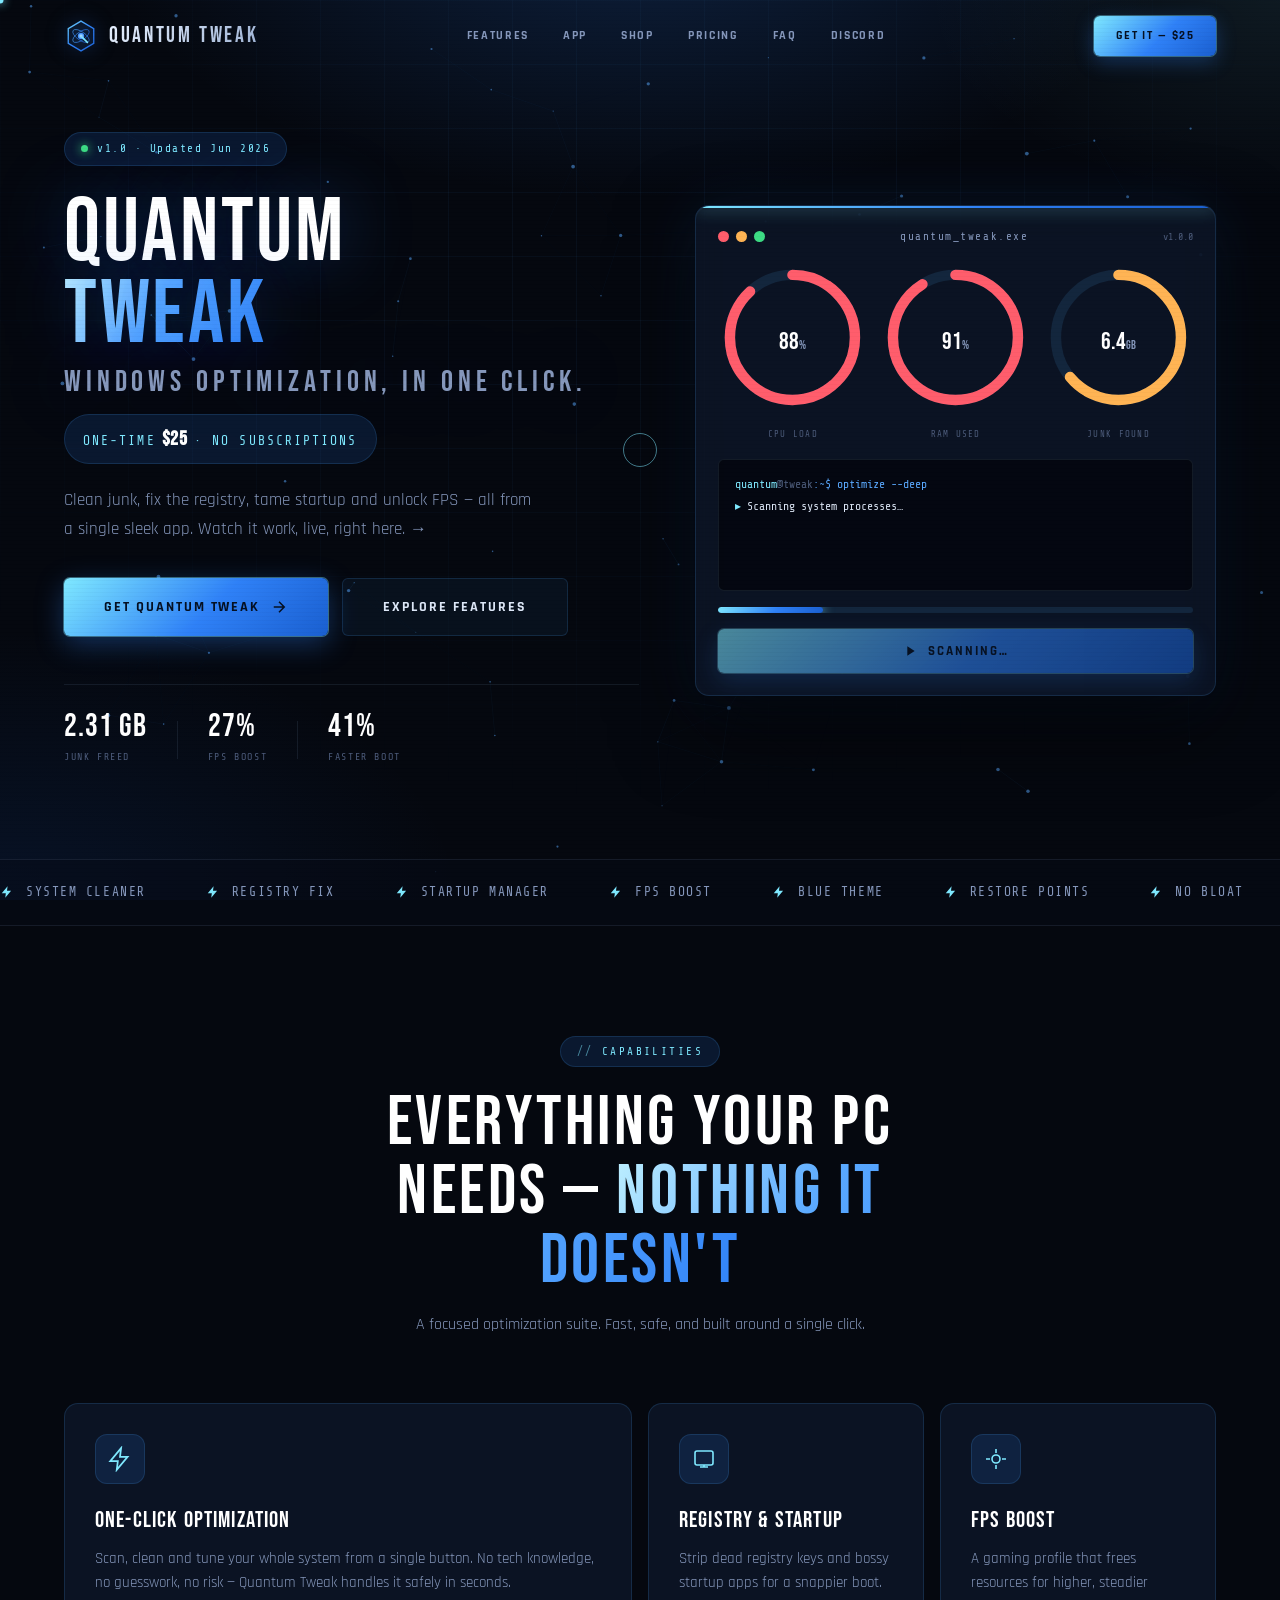
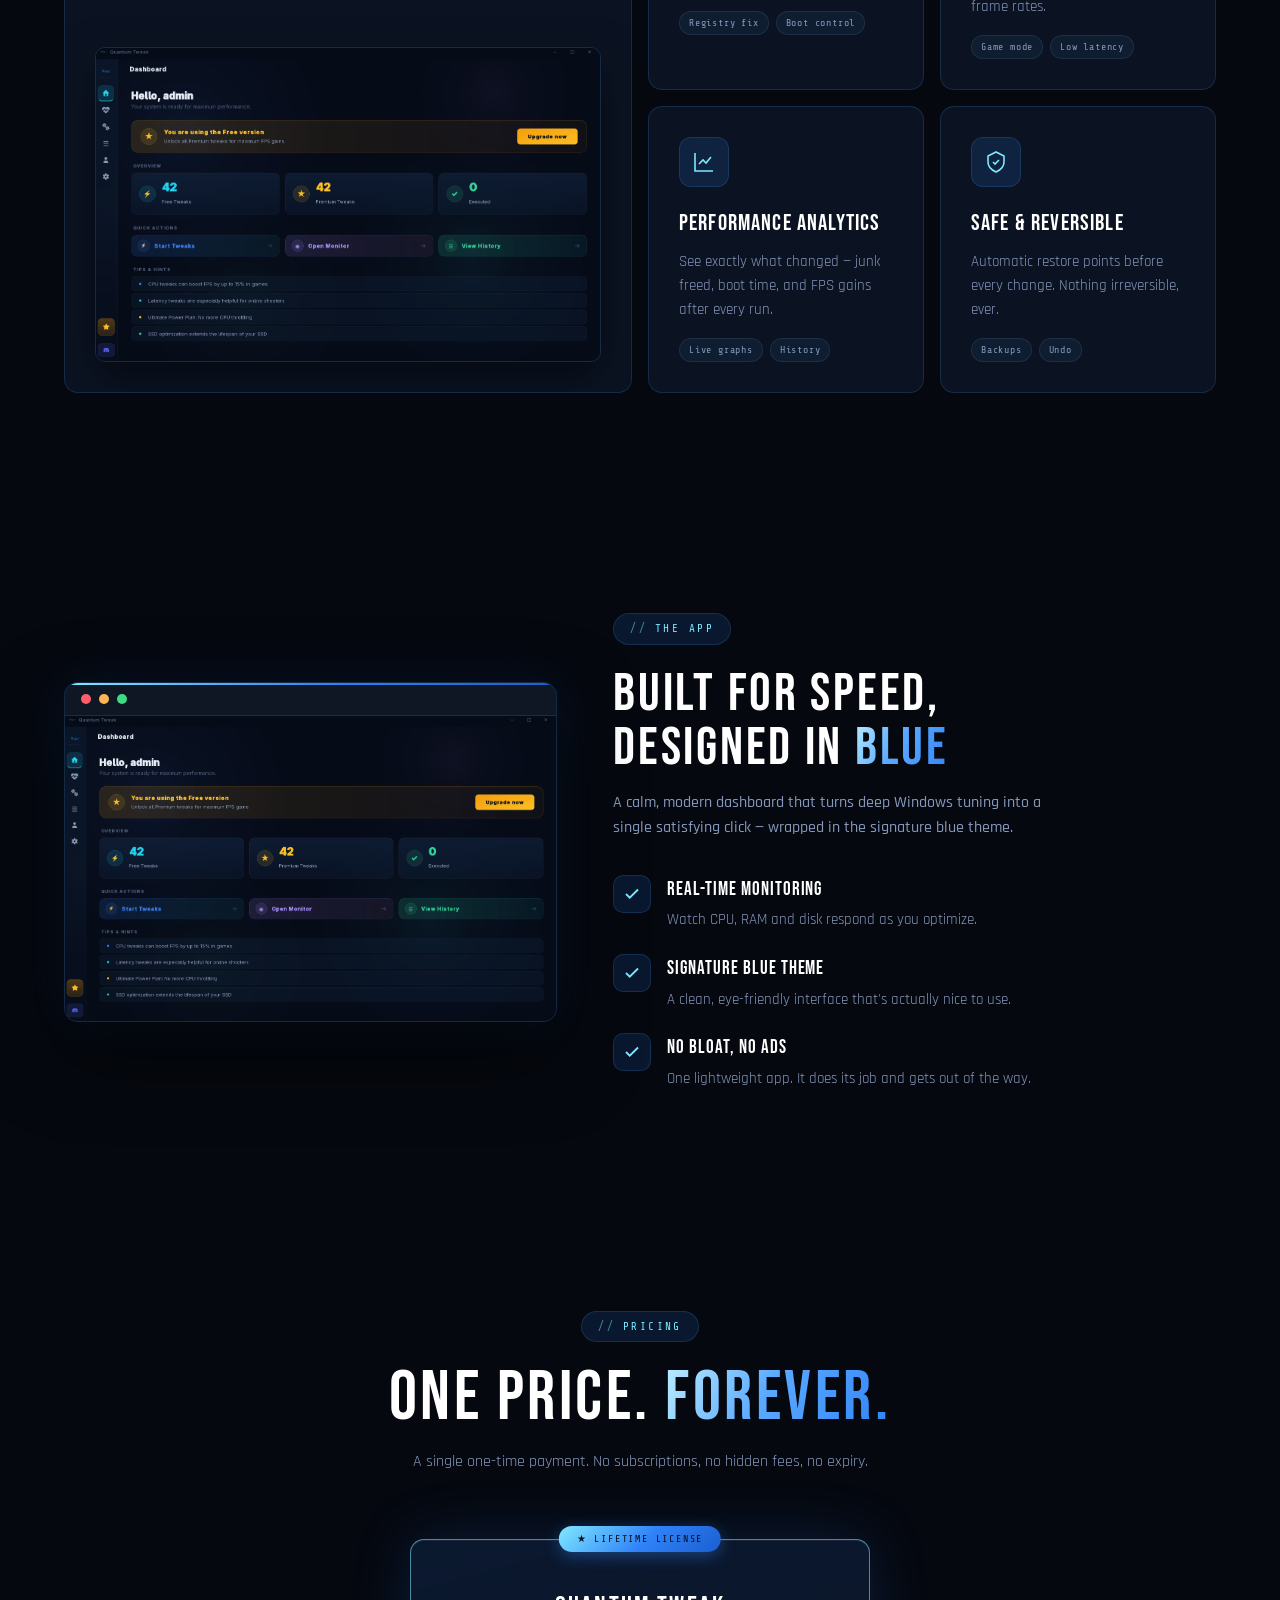
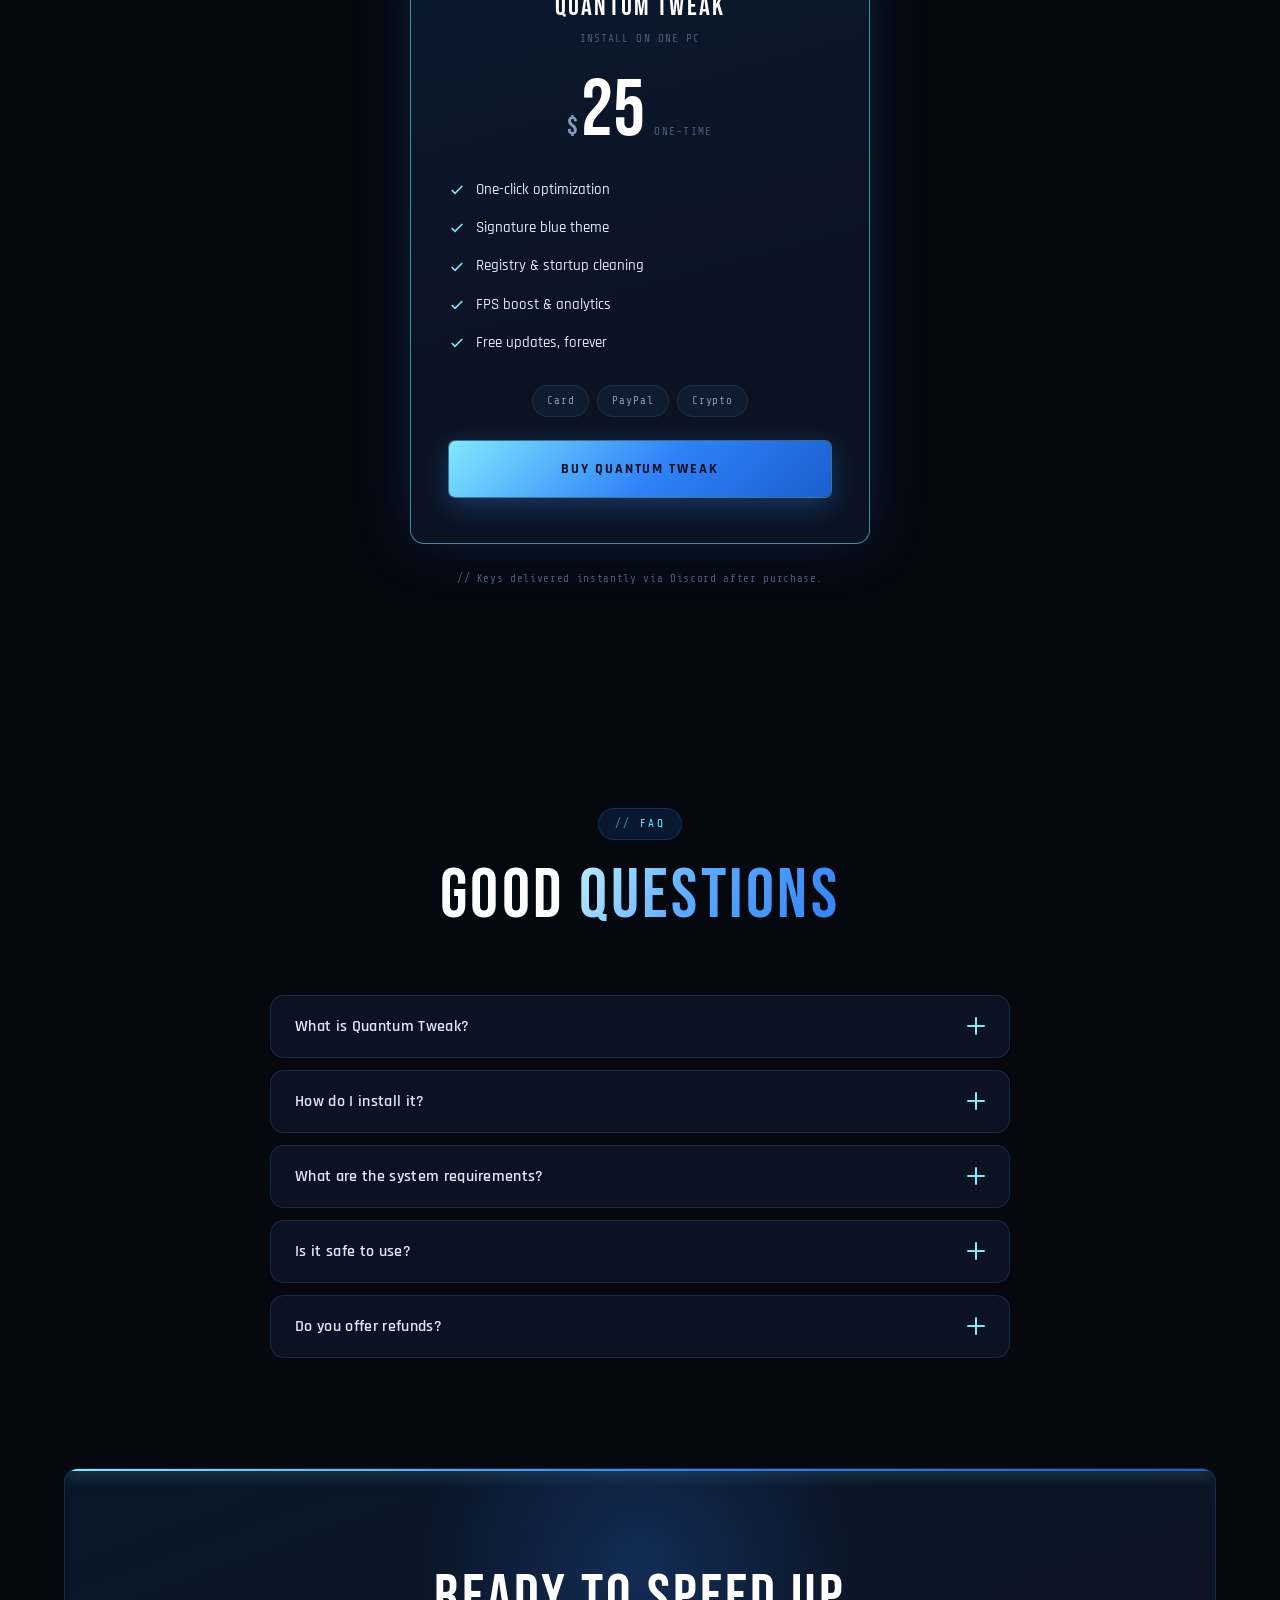
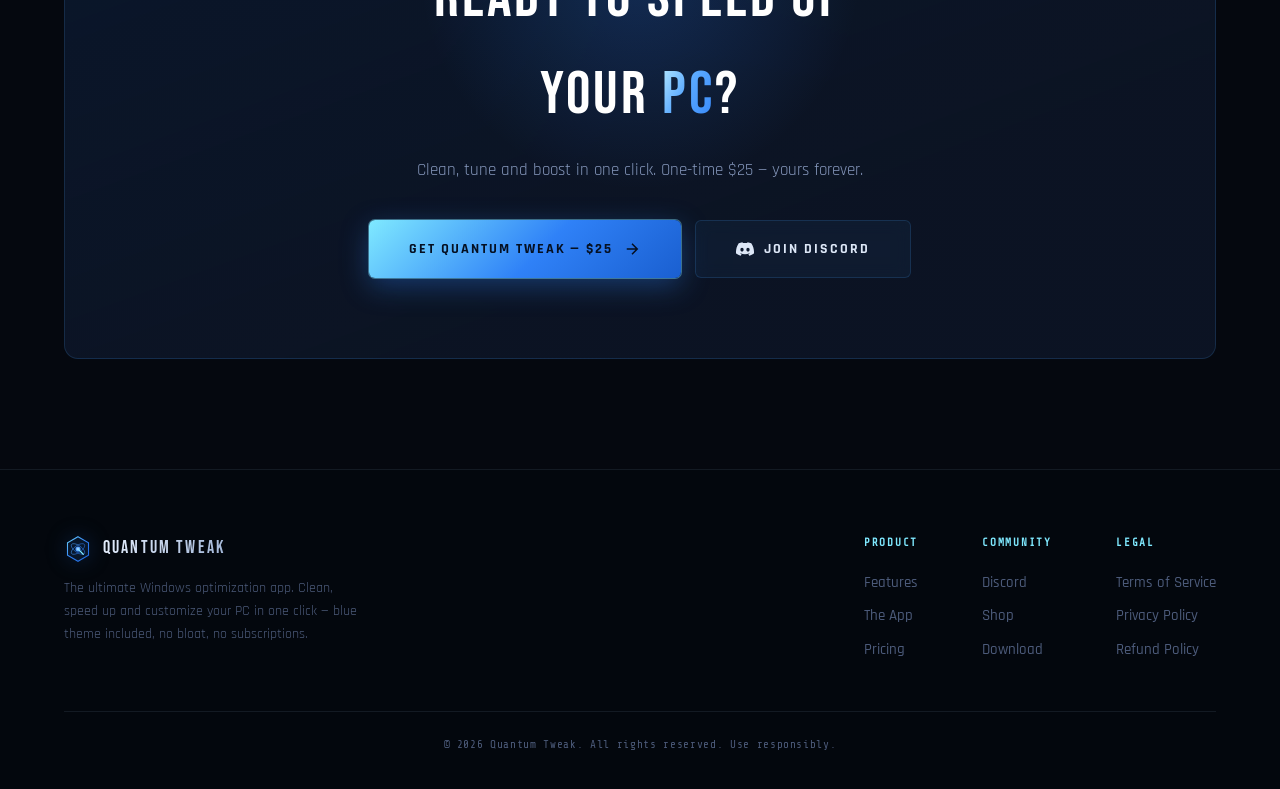
<file: index.html>
<!DOCTYPE html>
<html lang="en">
<head>
  <meta charset="UTF-8">
  <meta name="viewport" content="width=device-width, initial-scale=1.0">
  <title>Quantum Tweak — Windows Optimization, Reimagined</title>
  <meta name="description" content="Quantum Tweak cleans junk, fixes the registry, tames startup and unlocks FPS — Windows optimization in one click. One-time $25, no subscriptions.">
  <link rel="icon" href="favicon.svg" type="image/svg+xml">
  <link rel="preconnect" href="https://fonts.googleapis.com">
  <link rel="preconnect" href="https://fonts.gstatic.com" crossorigin>
  <link rel="stylesheet" href="assets/styles.css">
</head>
<body>
  <div class="backdrop"></div>
  <canvas id="particles"></canvas>
  <div class="scroll-bar"></div>

  <!-- ───────── NAV ───────── -->
  <nav class="nav" id="nav">
    <div class="nav-inner">
      <a class="brand" href="index.html">
        <img src="assets/logo.svg" alt="Quantum Tweak logo">
        <span class="brand-text">Quantum&nbsp;Tweak</span>
      </a>
      <div class="nav-links">
        <a href="#features">Features</a>
        <a href="#showcase">App</a>
        <a href="shop.html">Shop</a>
        <a href="#pricing">Pricing</a>
        <a href="#faq">FAQ</a>
        <a href="https://discord.gg/tqdyuBGJ" target="_blank" rel="noopener">Discord</a>
      </div>
      <a class="nav-cta" href="shop.html">Get it — $25</a>
      <button class="burger" id="burger" aria-label="Menu"><span></span><span></span><span></span></button>
    </div>
  </nav>
  <div class="mobile-menu" id="mobileMenu">
    <a href="#features">Features</a>
    <a href="#showcase">App</a>
    <a href="shop.html">Shop</a>
    <a href="#pricing">Pricing</a>
    <a href="#faq">FAQ</a>
    <a href="https://discord.gg/tqdyuBGJ" target="_blank" rel="noopener">Discord</a>
    <a class="cta" href="shop.html">Get it — $25</a>
  </div>

  <!-- ───────── HERO ───────── -->
  <header class="hero">
    <div class="container hero-grid">
      <div class="hero-copy">
        <div class="hero-badge fade-up"><span class="live-dot"></span> v1.0 · Updated Jun 2026</div>
        <h1 class="fade-up d1">Quantum<br><span class="gradient-text">Tweak</span>
          <span class="sub">Windows Optimization, in one click.</span>
        </h1>
        <div class="price-pill fade-up d2">One-time <b>$25</b> · no subscriptions</div>
        <p class="lead fade-up d2">Clean junk, fix the registry, tame startup and unlock FPS — all from a single sleek app. Watch it work, live, right here. →</p>
        <div class="hero-actions fade-up d3">
          <a class="btn btn-primary btn-lg" href="shop.html">
            <span>Get Quantum Tweak</span>
            <svg width="18" height="18" viewBox="0 0 24 24" fill="none" stroke="currentColor" stroke-width="2"><path d="M5 12h14M12 5l7 7-7 7"/></svg>
          </a>
          <a class="btn btn-ghost btn-lg" href="#features"><span>Explore features</span></a>
        </div>
        <div class="hero-stats fade-up d4">
          <div class="stat"><span class="num" data-count="2.31" data-suffix=" GB">0</span><span class="lab">Junk freed</span></div>
          <div class="stat-sep"></div>
          <div class="stat"><span class="num" data-count="27" data-suffix="%">0</span><span class="lab">FPS boost</span></div>
          <div class="stat-sep"></div>
          <div class="stat"><span class="num" data-count="41" data-suffix="%">0</span><span class="lab">Faster boot</span></div>
        </div>
      </div>

      <!-- Interactive optimizer -->
      <div class="optimizer fade-up d3">
        <div class="opt-bar">
          <div class="opt-dots"><i></i><i></i><i></i></div>
          <div class="opt-title">quantum_tweak.exe</div>
          <div class="opt-ver">v1.0.0</div>
        </div>
        <div class="gauges">
          <div class="gauge">
            <div class="gauge-wrap">
              <svg viewBox="0 0 100 100"><circle class="track" cx="50" cy="50" r="42"/><circle class="fill" id="gCpuFill" cx="50" cy="50" r="42"/></svg>
              <div class="gauge-val"><span class="v" id="gCpuVal">72<small>%</small></span></div>
            </div>
            <div class="lab">CPU Load</div>
          </div>
          <div class="gauge">
            <div class="gauge-wrap">
              <svg viewBox="0 0 100 100"><circle class="track" cx="50" cy="50" r="42"/><circle class="fill" id="gRamFill" cx="50" cy="50" r="42"/></svg>
              <div class="gauge-val"><span class="v" id="gRamVal">81<small>%</small></span></div>
            </div>
            <div class="lab">RAM Used</div>
          </div>
          <div class="gauge">
            <div class="gauge-wrap">
              <svg viewBox="0 0 100 100"><circle class="track" cx="50" cy="50" r="42"/><circle class="fill" id="gJunkFill" cx="50" cy="50" r="42"/></svg>
              <div class="gauge-val"><span class="v" id="gJunkVal">6.4<small>GB</small></span></div>
            </div>
            <div class="lab">Junk Found</div>
          </div>
        </div>
        <div class="opt-console" id="optConsole">
          <div class="ln c-dim">quantum<span class="c-cyan">@tweak</span>:~$ <span class="caret">▋</span></div>
        </div>
        <div class="opt-progress"><i id="optProgress"></i></div>
        <button class="opt-run" id="optRun">
          <svg width="16" height="16" viewBox="0 0 24 24" fill="currentColor"><path d="M8 5v14l11-7z"/></svg>
          <span class="label">Run Optimization</span>
        </button>
      </div>
    </div>
  </header>

  <!-- ───────── MARQUEE ───────── -->
  <div class="marquee">
    <div class="marquee-track" id="marquee"></div>
  </div>

  <!-- ───────── FEATURES ───────── -->
  <section class="section" id="features">
    <div class="container">
      <div class="section-head reveal">
        <span class="tag">Capabilities</span>
        <h2>Everything your PC<br>needs — <span class="gradient-text">nothing it doesn't</span></h2>
        <p>A focused optimization suite. Fast, safe, and built around a single click.</p>
      </div>
      <div class="bento">
        <div class="card feature-hero reveal">
          <div class="card-ico"><svg width="26" height="26" viewBox="0 0 24 24" fill="none" stroke="currentColor" stroke-width="1.6"><path d="M13 2 3 14h7l-1 8 10-12h-7l1-8z"/></svg></div>
          <h3>One-Click Optimization</h3>
          <p>Scan, clean and tune your whole system from a single button. No tech knowledge, no guesswork, no risk — Quantum Tweak handles it safely in seconds.</p>
          <div class="shot"><img src="assets/app-screenshot.png" alt="Quantum Tweak app interface" loading="lazy"></div>
        </div>
        <div class="card reveal">
          <div class="card-ico"><svg width="24" height="24" viewBox="0 0 24 24" fill="none" stroke="currentColor" stroke-width="1.6"><rect x="3" y="4" width="18" height="14" rx="2"/><path d="M8 20h8M12 18v2"/></svg></div>
          <h3>Registry &amp; Startup</h3>
          <p>Strip dead registry keys and bossy startup apps for a snappier boot.</p>
          <ul class="card-tags"><li>Registry fix</li><li>Boot control</li></ul>
        </div>
        <div class="card reveal">
          <div class="card-ico"><svg width="24" height="24" viewBox="0 0 24 24" fill="none" stroke="currentColor" stroke-width="1.6"><path d="m22 12-4 0M6 12 2 12M12 6 12 2M12 22l0-4"/><circle cx="12" cy="12" r="4"/></svg></div>
          <h3>FPS Boost</h3>
          <p>A gaming profile that frees resources for higher, steadier frame rates.</p>
          <ul class="card-tags"><li>Game mode</li><li>Low latency</li></ul>
        </div>
        <div class="card reveal">
          <div class="card-ico"><svg width="24" height="24" viewBox="0 0 24 24" fill="none" stroke="currentColor" stroke-width="1.6"><path d="M3 3v18h18"/><path d="m7 14 4-4 3 3 5-6"/></svg></div>
          <h3>Performance Analytics</h3>
          <p>See exactly what changed — junk freed, boot time, and FPS gains after every run.</p>
          <ul class="card-tags"><li>Live graphs</li><li>History</li></ul>
        </div>
        <div class="card reveal">
          <div class="card-ico"><svg width="24" height="24" viewBox="0 0 24 24" fill="none" stroke="currentColor" stroke-width="1.6"><path d="M12 2 4 6v6c0 5 3.5 8 8 10 4.5-2 8-5 8-10V6z"/><path d="m9 12 2 2 4-4"/></svg></div>
          <h3>Safe &amp; Reversible</h3>
          <p>Automatic restore points before every change. Nothing irreversible, ever.</p>
          <ul class="card-tags"><li>Backups</li><li>Undo</li></ul>
        </div>
      </div>
    </div>
  </section>

  <!-- ───────── SHOWCASE ───────── -->
  <section class="section" id="showcase">
    <div class="container showcase">
      <div class="showcase-frame reveal">
        <div class="showcase-bar"><i></i><i></i><i></i></div>
        <img src="assets/app-screenshot.png" alt="Quantum Tweak dashboard" loading="lazy">
      </div>
      <div class="showcase-text reveal">
        <span class="tag">The App</span>
        <h2 style="font-family:var(--display);font-size:clamp(2.2rem,4.5vw,3.4rem);font-weight:400;letter-spacing:.05em;color:#fff;line-height:1;margin-bottom:14px;">Built for speed,<br>designed in <span class="gradient-text">blue</span></h2>
        <p style="color:var(--text-dim);margin-bottom:34px;max-width:440px;">A calm, modern dashboard that turns deep Windows tuning into a single satisfying click — wrapped in the signature blue theme.</p>
        <ul class="showcase-list">
          <li><span class="ck"><svg width="18" height="18" viewBox="0 0 24 24" fill="none" stroke="currentColor" stroke-width="2.4"><polyline points="20 6 9 17 4 12"/></svg></span><div><h4>Real-time monitoring</h4><p>Watch CPU, RAM and disk respond as you optimize.</p></div></li>
          <li><span class="ck"><svg width="18" height="18" viewBox="0 0 24 24" fill="none" stroke="currentColor" stroke-width="2.4"><polyline points="20 6 9 17 4 12"/></svg></span><div><h4>Signature blue theme</h4><p>A clean, eye-friendly interface that's actually nice to use.</p></div></li>
          <li><span class="ck"><svg width="18" height="18" viewBox="0 0 24 24" fill="none" stroke="currentColor" stroke-width="2.4"><polyline points="20 6 9 17 4 12"/></svg></span><div><h4>No bloat, no ads</h4><p>One lightweight app. It does its job and gets out of the way.</p></div></li>
        </ul>
      </div>
    </div>
  </section>

  <!-- ───────── PRICING ───────── -->
  <section class="section" id="pricing">
    <div class="container">
      <div class="section-head reveal">
        <span class="tag">Pricing</span>
        <h2>One price. <span class="gradient-text">Forever.</span></h2>
        <p>A single one-time payment. No subscriptions, no hidden fees, no expiry.</p>
      </div>
      <div class="pricing-wrap reveal">
        <div class="price-card">
          <div class="price-flag">★ Lifetime License</div>
          <h3>Quantum Tweak</h3>
          <p class="desc">Install on one PC</p>
          <div class="price-amount"><span class="cur">$</span><span class="big">25</span><span class="per">one-time</span></div>
          <ul class="price-feats">
            <li><svg width="16" height="16" viewBox="0 0 24 24" fill="none" stroke="currentColor" stroke-width="2.4"><polyline points="20 6 9 17 4 12"/></svg> One-click optimization</li>
            <li><svg width="16" height="16" viewBox="0 0 24 24" fill="none" stroke="currentColor" stroke-width="2.4"><polyline points="20 6 9 17 4 12"/></svg> Signature blue theme</li>
            <li><svg width="16" height="16" viewBox="0 0 24 24" fill="none" stroke="currentColor" stroke-width="2.4"><polyline points="20 6 9 17 4 12"/></svg> Registry &amp; startup cleaning</li>
            <li><svg width="16" height="16" viewBox="0 0 24 24" fill="none" stroke="currentColor" stroke-width="2.4"><polyline points="20 6 9 17 4 12"/></svg> FPS boost &amp; analytics</li>
            <li><svg width="16" height="16" viewBox="0 0 24 24" fill="none" stroke="currentColor" stroke-width="2.4"><polyline points="20 6 9 17 4 12"/></svg> Free updates, forever</li>
          </ul>
          <div class="pay-badges"><span class="pay-badge">Card</span><span class="pay-badge">PayPal</span><span class="pay-badge">Crypto</span></div>
          <a class="btn btn-primary full btn-lg" href="shop.html">Buy Quantum Tweak</a>
        </div>
        <p class="note">// Keys delivered instantly via Discord after purchase.</p>
      </div>
    </div>
  </section>

  <!-- ───────── FAQ ───────── -->
  <section class="section" id="faq">
    <div class="container">
      <div class="section-head reveal">
        <span class="tag">FAQ</span>
        <h2>Good <span class="gradient-text">questions</span></h2>
      </div>
      <div class="faq-list reveal">
        <div class="faq-item"><button class="faq-q"><span>What is Quantum Tweak?</span><span class="pm"></span></button><div class="faq-a"><p>Quantum Tweak is a Windows optimization app that cleans junk, fixes the registry, manages startup items and applies a blue theme — all from one place, with a single click.</p></div></div>
        <div class="faq-item"><button class="faq-q"><span>How do I install it?</span><span class="pm"></span></button><div class="faq-a"><p>After purchase you'll receive your access key via Discord instantly. Head to the download page, enter your key, run the installer on your Windows PC and follow the steps.</p></div></div>
        <div class="faq-item"><button class="faq-q"><span>What are the system requirements?</span><span class="pm"></span></button><div class="faq-a"><p>Windows 10 or 11 (64-bit), 4 GB RAM and 2 GB of free disk space. Compatible with Home and Pro editions.</p></div></div>
        <div class="faq-item"><button class="faq-q"><span>Is it safe to use?</span><span class="pm"></span></button><div class="faq-a"><p>Yes. Quantum Tweak creates a restore point before any change, so every optimization is fully reversible. It never touches files you actually need.</p></div></div>
        <div class="faq-item"><button class="faq-q"><span>Do you offer refunds?</span><span class="pm"></span></button><div class="faq-a"><p>Refunds are available within 48 hours of purchase if the app hasn't been activated. Just reach out to support on Discord.</p></div></div>
      </div>
    </div>
  </section>

  <!-- ───────── CTA ───────── -->
  <section class="section" style="padding-top:0;">
    <div class="container">
      <div class="cta-box reveal">
        <div class="cta-orb"></div>
        <h2>Ready to speed up<br>your <span class="gradient-text">PC</span>?</h2>
        <p>Clean, tune and boost in one click. One-time $25 — yours forever.</p>
        <div class="cta-actions">
          <a class="btn btn-primary btn-lg" href="shop.html"><span>Get Quantum Tweak — $25</span><svg width="18" height="18" viewBox="0 0 24 24" fill="none" stroke="currentColor" stroke-width="2"><path d="M5 12h14M12 5l7 7-7 7"/></svg></a>
          <a class="btn btn-ghost btn-lg" href="https://discord.gg/tqdyuBGJ" target="_blank" rel="noopener"><svg width="18" height="18" viewBox="0 0 24 24" fill="currentColor"><path d="M20.317 4.37a19.79 19.79 0 0 0-4.885-1.515.074.074 0 0 0-.079.037c-.21.375-.444.864-.608 1.25a18.27 18.27 0 0 0-5.487 0 12.6 12.6 0 0 0-.617-1.25.077.077 0 0 0-.079-.037A19.74 19.74 0 0 0 3.677 4.37a.07.07 0 0 0-.032.027C.533 9.046-.32 13.58.099 18.058a.08.08 0 0 0 .031.056 19.9 19.9 0 0 0 5.993 3.03.078.078 0 0 0 .084-.028c.462-.63.873-1.295 1.226-1.994a.076.076 0 0 0-.041-.106 13.1 13.1 0 0 1-1.872-.892.077.077 0 0 1-.008-.128c.126-.094.252-.192.372-.291a.074.074 0 0 1 .078-.011c3.928 1.793 8.18 1.793 12.062 0a.074.074 0 0 1 .079.01c.12.099.245.198.372.292a.077.077 0 0 1-.006.127c-.598.35-1.22.642-1.873.892a.076.076 0 0 0-.04.107c.36.698.772 1.362 1.225 1.993a.076.076 0 0 0 .084.028 19.84 19.84 0 0 0 6.002-3.03.077.077 0 0 0 .032-.055c.5-5.177-.838-9.674-3.549-13.66a.06.06 0 0 0-.031-.029zM8.02 15.33c-1.183 0-2.157-1.085-2.157-2.419 0-1.333.956-2.419 2.157-2.419 1.21 0 2.176 1.096 2.157 2.42 0 1.333-.956 2.418-2.157 2.418zm7.975 0c-1.183 0-2.157-1.085-2.157-2.419 0-1.333.955-2.419 2.157-2.419 1.21 0 2.176 1.096 2.157 2.42 0 1.333-.946 2.418-2.157 2.418z"/></svg><span>Join Discord</span></a>
        </div>
      </div>
    </div>
  </section>

  <!-- ───────── FOOTER ───────── -->
  <footer class="footer">
    <div class="container">
      <div class="footer-grid">
        <div class="footer-brand">
          <a class="brand" href="index.html"><img src="assets/logo.svg" alt="" style="height:28px;"><span class="brand-text" style="font-size:18px;">Quantum Tweak</span></a>
          <p>The ultimate Windows optimization app. Clean, speed up and customize your PC in one click — blue theme included, no bloat, no subscriptions.</p>
        </div>
        <div class="footer-cols">
          <div class="footer-col"><h4>Product</h4><a href="#features">Features</a><a href="#showcase">The App</a><a href="#pricing">Pricing</a></div>
          <div class="footer-col"><h4>Community</h4><a href="https://discord.gg/tqdyuBGJ" target="_blank" rel="noopener">Discord</a><a href="shop.html">Shop</a><a href="download.html">Download</a></div>
          <div class="footer-col"><h4>Legal</h4><a href="#">Terms of Service</a><a href="#">Privacy Policy</a><a href="#">Refund Policy</a></div>
        </div>
      </div>
      <div class="footer-bottom"><p>© 2026 Quantum Tweak. All rights reserved. Use responsibly.</p></div>
    </div>
  </footer>

  <script src="assets/app.js"></script>
  <script src="assets/optimizer.js"></script>
  <script>
    // Build the marquee strip (duplicated for a seamless loop)
    const items = ['System Cleaner','Registry Fix','Startup Manager','FPS Boost','Blue Theme','Restore Points','No Bloat','Instant Keys','Lifetime Updates','One-Click'];
    const ico = '<svg width="14" height="14" viewBox="0 0 24 24" fill="currentColor"><path d="M13 2 3 14h7l-1 8 10-12h-7z"/></svg>';
    const html = items.map(t => `<span class="marquee-item">${ico}${t}</span>`).join('');
    document.getElementById('marquee').innerHTML = html + html;
  </script>
</body>
</html>
</file>
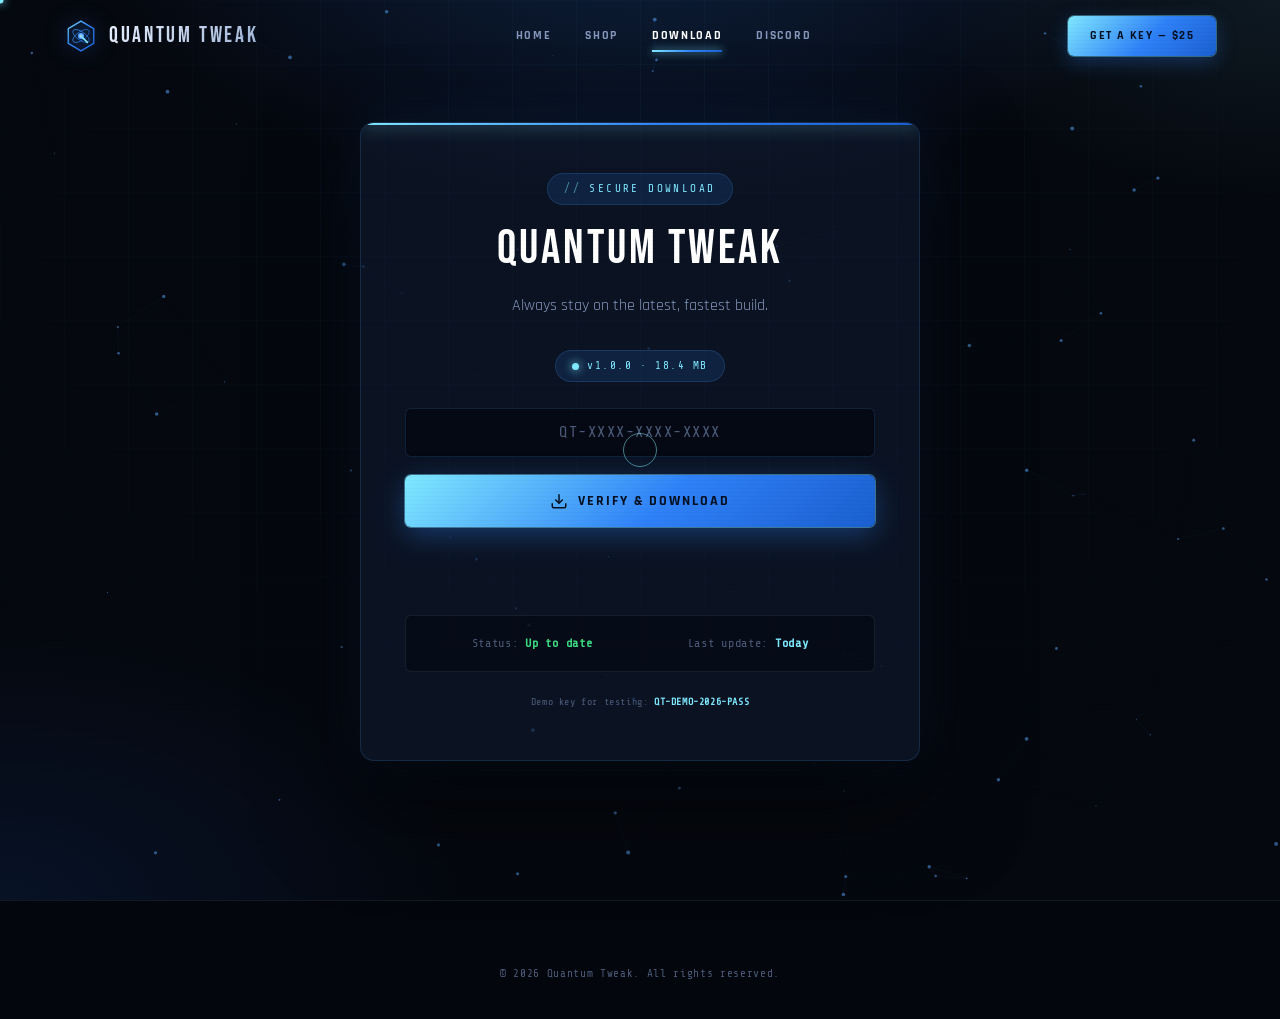
<file: download.html>
<!DOCTYPE html>
<html lang="en">
<head>
  <meta charset="UTF-8">
  <meta name="viewport" content="width=device-width, initial-scale=1.0">
  <title>Quantum Tweak — Secure Download</title>
  <meta name="description" content="Download the latest Quantum Tweak build. Enter your license key to begin.">
  <link rel="icon" href="favicon.svg" type="image/svg+xml">
  <link rel="preconnect" href="https://fonts.googleapis.com">
  <link rel="preconnect" href="https://fonts.gstatic.com" crossorigin>
  <link rel="stylesheet" href="assets/styles.css">
</head>
<body>
  <div class="backdrop"></div>
  <canvas id="particles"></canvas>
  <div class="scroll-bar"></div>

  <nav class="nav scrolled" id="nav">
    <div class="nav-inner">
      <a class="brand" href="index.html"><img src="assets/logo.svg" alt="Quantum Tweak logo"><span class="brand-text">Quantum&nbsp;Tweak</span></a>
      <div class="nav-links">
        <a href="index.html">Home</a>
        <a href="shop.html">Shop</a>
        <a class="active" href="download.html">Download</a>
        <a href="https://discord.gg/tqdyuBGJ" target="_blank" rel="noopener">Discord</a>
      </div>
      <a class="nav-cta" href="shop.html">Get a key — $25</a>
      <button class="burger" id="burger" aria-label="Menu"><span></span><span></span><span></span></button>
    </div>
  </nav>
  <div class="mobile-menu" id="mobileMenu">
    <a href="index.html">Home</a>
    <a href="shop.html">Shop</a>
    <a href="download.html">Download</a>
    <a href="https://discord.gg/tqdyuBGJ" target="_blank" rel="noopener">Discord</a>
  </div>

  <main class="page-wrap">
    <div class="container">
      <div class="dl-card fade-up">
        <span class="tag" style="margin-bottom:6px;">Secure Download</span>
        <h1>Quantum Tweak</h1>
        <p class="dl-sub">Always stay on the latest, fastest build.</p>

        <div class="dl-version"><span class="live-dot" style="background:var(--cyan);box-shadow:0 0 10px var(--cyan);"></span> v1.0.0 · 18.4 MB</div>

        <div class="dl-field">
          <input type="text" id="keyInput" placeholder="QT-XXXX-XXXX-XXXX" autocomplete="off" spellcheck="false">
        </div>

        <button class="btn btn-primary full btn-lg" id="dlBtn">
          <svg width="18" height="18" viewBox="0 0 24 24" fill="none" stroke="currentColor" stroke-width="2"><path d="M21 15v4a2 2 0 0 1-2 2H5a2 2 0 0 1-2-2v-4"/><polyline points="7 10 12 15 17 10"/><line x1="12" y1="15" x2="12" y2="3"/></svg>
          <span class="label">Verify &amp; Download</span>
        </button>

        <div class="dl-progress" id="dlProgress"><i></i></div>
        <p class="dl-msg" id="dlMsg"></p>

        <div class="dl-meta">
          <div><span>Status:</span> <b>Up to date</b></div>
          <div><span>Last update:</span> <b style="color:var(--cyan);">Today</b></div>
        </div>

        <p class="dl-hint">Demo key for testing: <strong style="color:var(--cyan);">QT-DEMO-2026-PASS</strong></p>
      </div>
    </div>
  </main>

  <footer class="footer">
    <div class="container">
      <div class="footer-bottom" style="border:none;padding-top:0;"><p>© 2026 Quantum Tweak. All rights reserved.</p></div>
    </div>
  </footer>

  <script src="assets/app.js"></script>
  <script src="assets/download.js"></script>
</body>
</html>
</file>
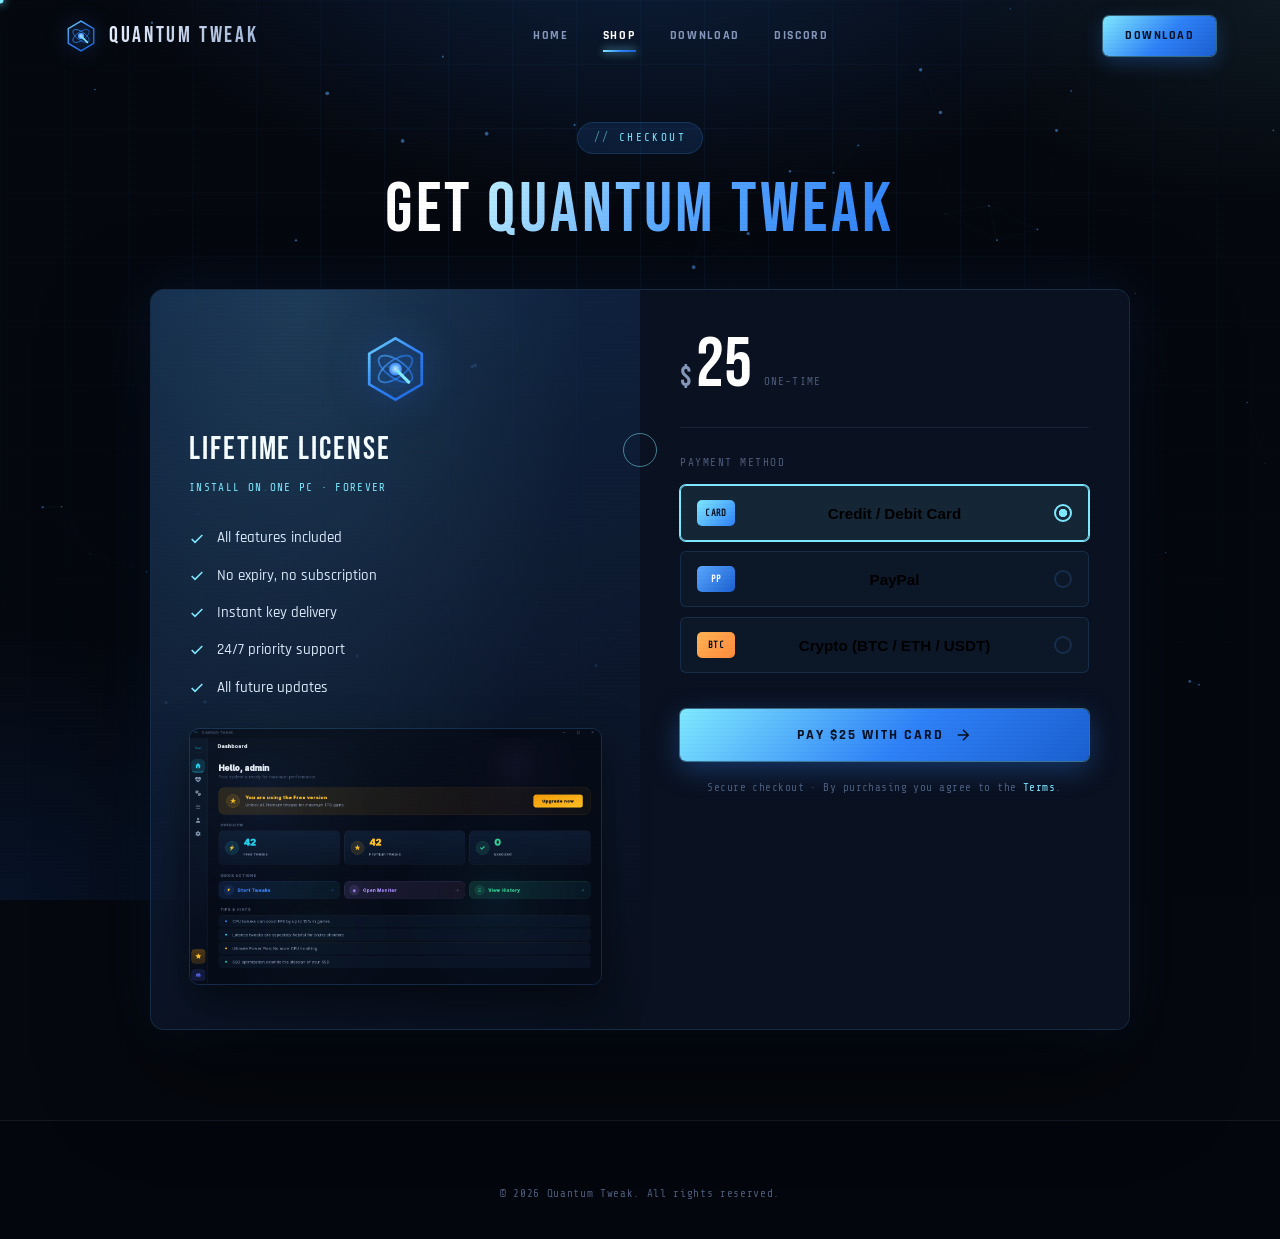
<file: shop.html>
<!DOCTYPE html>
<html lang="en">
<head>
  <meta charset="UTF-8">
  <meta name="viewport" content="width=device-width, initial-scale=1.0">
  <title>Quantum Tweak — Checkout</title>
  <meta name="description" content="Get a lifetime Quantum Tweak license for a one-time $25. Pay by card, PayPal or crypto. Keys delivered instantly.">
  <link rel="icon" href="favicon.svg" type="image/svg+xml">
  <link rel="preconnect" href="https://fonts.googleapis.com">
  <link rel="preconnect" href="https://fonts.gstatic.com" crossorigin>
  <link rel="stylesheet" href="assets/styles.css">
</head>
<body>
  <div class="backdrop"></div>
  <canvas id="particles"></canvas>
  <div class="scroll-bar"></div>

  <nav class="nav scrolled" id="nav">
    <div class="nav-inner">
      <a class="brand" href="index.html"><img src="assets/logo.svg" alt="Quantum Tweak logo"><span class="brand-text">Quantum&nbsp;Tweak</span></a>
      <div class="nav-links">
        <a href="index.html">Home</a>
        <a class="active" href="shop.html">Shop</a>
        <a href="download.html">Download</a>
        <a href="https://discord.gg/tqdyuBGJ" target="_blank" rel="noopener">Discord</a>
      </div>
      <a class="nav-cta" href="download.html">Download</a>
      <button class="burger" id="burger" aria-label="Menu"><span></span><span></span><span></span></button>
    </div>
  </nav>
  <div class="mobile-menu" id="mobileMenu">
    <a href="index.html">Home</a>
    <a href="shop.html">Shop</a>
    <a href="download.html">Download</a>
    <a href="https://discord.gg/tqdyuBGJ" target="_blank" rel="noopener">Discord</a>
  </div>

  <main class="page-wrap">
    <div class="container">
      <div class="section-head" style="margin-bottom:44px;">
        <span class="tag fade-up">Checkout</span>
        <h2 class="fade-up d1">Get <span class="gradient-text">Quantum&nbsp;Tweak</span></h2>
      </div>

      <div class="checkout fade-up d2">
        <!-- Visual side -->
        <div class="checkout-visual">
          <img class="logo-big" src="assets/logo.svg" alt="Quantum Tweak logo">
          <h3>Lifetime License</h3>
          <p class="desc">Install on one PC · forever</p>
          <ul class="checkout-feats">
            <li><svg width="16" height="16" viewBox="0 0 24 24" fill="none" stroke="currentColor" stroke-width="2.4"><polyline points="20 6 9 17 4 12"/></svg> All features included</li>
            <li><svg width="16" height="16" viewBox="0 0 24 24" fill="none" stroke="currentColor" stroke-width="2.4"><polyline points="20 6 9 17 4 12"/></svg> No expiry, no subscription</li>
            <li><svg width="16" height="16" viewBox="0 0 24 24" fill="none" stroke="currentColor" stroke-width="2.4"><polyline points="20 6 9 17 4 12"/></svg> Instant key delivery</li>
            <li><svg width="16" height="16" viewBox="0 0 24 24" fill="none" stroke="currentColor" stroke-width="2.4"><polyline points="20 6 9 17 4 12"/></svg> 24/7 priority support</li>
            <li><svg width="16" height="16" viewBox="0 0 24 24" fill="none" stroke="currentColor" stroke-width="2.4"><polyline points="20 6 9 17 4 12"/></svg> All future updates</li>
          </ul>
          <div class="checkout-shot"><img src="assets/app-screenshot.png" alt="Quantum Tweak app" loading="lazy"></div>
        </div>

        <!-- Form side -->
        <div class="checkout-panel">
          <div class="checkout-price"><span class="cur">$</span><span class="big">25</span><span class="per">one-time</span></div>
          <div style="font-family:var(--mono);font-size:11px;letter-spacing:.14em;text-transform:uppercase;color:var(--text-muted);margin-bottom:14px;">Payment method</div>
          <div class="pay-methods" id="payMethods">
            <button class="pay-method sel" data-pay="Card"><span class="ic" style="background:linear-gradient(135deg,#7fe9ff,#2f81f7);">CARD</span><span class="nm">Credit / Debit Card</span><span class="rd"></span></button>
            <button class="pay-method" data-pay="PayPal"><span class="ic" style="background:linear-gradient(135deg,#5aa9ff,#1a5fd0);color:#fff;">PP</span><span class="nm">PayPal</span><span class="rd"></span></button>
            <button class="pay-method" data-pay="Crypto"><span class="ic" style="background:linear-gradient(135deg,#ffb454,#ff8a3d);">BTC</span><span class="nm">Crypto (BTC / ETH / USDT)</span><span class="rd"></span></button>
          </div>
          <button class="btn btn-primary full btn-lg" id="buyBtn" style="margin-top:20px;">
            <span class="label">Pay $25 with Card</span>
            <svg width="18" height="18" viewBox="0 0 24 24" fill="none" stroke="currentColor" stroke-width="2"><path d="M5 12h14M12 5l7 7-7 7"/></svg>
          </button>
          <p class="checkout-tos">Secure checkout · By purchasing you agree to the <a href="#">Terms</a>.</p>
        </div>
      </div>
    </div>
  </main>

  <footer class="footer">
    <div class="container">
      <div class="footer-bottom" style="border:none;padding-top:0;"><p>© 2026 Quantum Tweak. All rights reserved.</p></div>
    </div>
  </footer>

  <script src="assets/app.js"></script>
  <script src="assets/shop.js"></script>
</body>
</html>
</file>
<file: assets/styles.css>
/* ═══════════════════════════════════════════════════════════════
   QUANTUM TWEAK — Design System
   Retro-futuristic optimizer control panel
   Electric blue × cyan on deep space-black
   Single source of truth for all pages.
   ═══════════════════════════════════════════════════════════════ */

@import url('https://fonts.googleapis.com/css2?family=Bebas+Neue&family=Rajdhani:wght@300;400;500;600;700&family=Share+Tech+Mono&display=swap');

*, *::before, *::after { margin: 0; padding: 0; box-sizing: border-box; }

:root {
    /* — Surfaces — */
    --bg:            #05080f;
    --bg-2:          #070b16;
    --surface:       rgba(16, 26, 46, 0.66);
    --surface-2:     rgba(24, 38, 66, 0.85);
    --surface-solid: #0a1120;

    /* — Lines — */
    --line:        rgba(79, 168, 255, 0.16);
    --line-bright: rgba(127, 233, 255, 0.55);
    --line-soft:   rgba(160, 190, 230, 0.10);

    /* — Brand blues — */
    --blue:        #2f81f7;
    --blue-light:  #5aa9ff;
    --cyan:        #7fe9ff;
    --cyan-soft:   #bff0ff;
    --blue-deep:   #1a5fd0;

    /* — Status — */
    --green:  #3ddc84;
    --amber:  #ffb454;
    --red:    #ff5d6c;

    /* — Text — */
    --text:       #dde7f7;
    --text-dim:   #8597bb;
    --text-muted: #4c5b7a;

    /* — Glows — */
    --glow:        rgba(47, 129, 247, 0.14);
    --glow-strong: rgba(47, 129, 247, 0.45);
    --cyan-glow:   rgba(127, 233, 255, 0.30);

    /* — Gradients — */
    --grad:       linear-gradient(135deg, #7fe9ff 0%, #2f81f7 55%, #1a5fd0 100%);
    --grad-text:  linear-gradient(120deg, #bff0ff, #5aa9ff 45%, #2f81f7);
    --grad-steel: linear-gradient(120deg, #e8f1ff, #9fb4d6);

    --radius:    6px;
    --radius-lg: 14px;
    --ease:      cubic-bezier(0.22, 1, 0.36, 1);
    --t:         0.35s var(--ease);

    --font:    'Rajdhani', 'Segoe UI', sans-serif;
    --display: 'Bebas Neue', 'Impact', sans-serif;
    --mono:    'Share Tech Mono', 'Courier New', monospace;

    --nav-h: 72px;
}

html { scroll-behavior: smooth; -webkit-font-smoothing: antialiased; }

body {
    font-family: var(--font);
    background: var(--bg);
    color: var(--text);
    line-height: 1.6;
    font-size: 16px;
    font-weight: 500;
    overflow-x: hidden;
    cursor: none;
}

/* Ambient layered background — fixed, behind everything */
.backdrop {
    position: fixed; inset: 0; z-index: -3; pointer-events: none;
    background:
        radial-gradient(ellipse 70% 50% at 50% -8%, rgba(47,129,247,0.20), transparent 60%),
        radial-gradient(ellipse 50% 40% at 100% 0%, rgba(127,233,255,0.08), transparent 55%),
        radial-gradient(ellipse 60% 50% at 0% 100%, rgba(26,95,208,0.12), transparent 60%),
        var(--bg);
}
/* Animated grid floor */
.backdrop::before {
    content: ''; position: absolute; inset: 0;
    background-image:
        linear-gradient(rgba(79,168,255,0.05) 1px, transparent 1px),
        linear-gradient(90deg, rgba(79,168,255,0.05) 1px, transparent 1px);
    background-size: 64px 64px;
    mask-image: radial-gradient(ellipse 90% 80% at 50% 30%, #000 20%, transparent 75%);
    -webkit-mask-image: radial-gradient(ellipse 90% 80% at 50% 30%, #000 20%, transparent 75%);
    animation: gridDrift 24s linear infinite;
}
@keyframes gridDrift { to { background-position: 64px 64px, 64px 64px; } }

/* Particle canvas sits above backdrop, below content */
#particles { position: fixed; inset: 0; z-index: -2; pointer-events: none; }

/* faint scanline texture */
body::after {
    content: ''; position: fixed; inset: 0; z-index: 9998; pointer-events: none;
    background: repeating-linear-gradient(0deg, transparent, transparent 3px, rgba(0,0,0,0.04) 3px, rgba(0,0,0,0.04) 4px);
    opacity: 0.5;
}

a { color: inherit; text-decoration: none; }
img { display: block; max-width: 100%; }

/* ─── Custom cursor ─── */
.cursor-dot, .cursor-ring {
    position: fixed; top: 0; left: 0; z-index: 10000;
    pointer-events: none; border-radius: 50%;
    transform: translate(-50%, -50%);
}
.cursor-dot { width: 7px; height: 7px; background: var(--cyan); box-shadow: 0 0 10px var(--cyan); }
.cursor-ring {
    width: 34px; height: 34px; border: 1.5px solid rgba(127,233,255,0.5);
    transition: width 0.25s var(--ease), height 0.25s var(--ease),
                background 0.25s var(--ease), border-color 0.25s var(--ease);
}
.cursor-ring.hot {
    width: 56px; height: 56px;
    background: rgba(127,233,255,0.10);
    border-color: var(--cyan);
}
@media (hover: none), (pointer: coarse) {
    body { cursor: auto; }
    .cursor-dot, .cursor-ring { display: none; }
}

/* ─── Selection ─── */
::selection { background: rgba(47,129,247,0.4); color: #fff; }

/* ═══ Reusable bits ═══ */
.container { max-width: 1200px; margin: 0 auto; padding: 0 24px; }
.gradient-text {
    background: var(--grad-text); -webkit-background-clip: text;
    background-clip: text; -webkit-text-fill-color: transparent;
}
.steel-text {
    background: var(--grad-steel); -webkit-background-clip: text;
    background-clip: text; -webkit-text-fill-color: transparent;
}

.tag {
    display: inline-flex; align-items: center; gap: 8px;
    font-family: var(--mono); font-size: 11px; letter-spacing: 0.22em;
    text-transform: uppercase; color: var(--cyan);
    background: var(--glow); border: 1px solid var(--line);
    padding: 6px 16px; border-radius: 100px; margin-bottom: 22px;
}
.tag::before { content: '//'; opacity: 0.55; }

.section { padding: 110px 0; position: relative; }
.section-head { text-align: center; max-width: 620px; margin: 0 auto 64px; }
.section-head h2 {
    font-family: var(--display); font-size: clamp(2.6rem, 6vw, 4.4rem);
    font-weight: 400; letter-spacing: 0.05em; line-height: 0.98; color: #fff;
    margin-bottom: 16px;
}
.section-head p { color: var(--text-dim); font-size: 1.02rem; font-weight: 400; }

/* ═══ Buttons ═══ */
.btn {
    position: relative; display: inline-flex; align-items: center; justify-content: center;
    gap: 10px; padding: 14px 30px; border-radius: var(--radius);
    font-family: var(--font); font-size: 13px; font-weight: 700;
    letter-spacing: 0.14em; text-transform: uppercase;
    cursor: none; border: none; white-space: nowrap; overflow: hidden;
    transition: transform var(--t), box-shadow var(--t), background var(--t), border-color var(--t);
}
.btn svg { transition: transform var(--t); }
.btn-primary {
    color: #051022; background: var(--grad);
    box-shadow: 0 0 0 1px rgba(127,233,255,0.4), 0 8px 28px rgba(47,129,247,0.35);
}
.btn-primary::after {
    content: ''; position: absolute; top: 0; left: -120%; width: 60%; height: 100%;
    background: linear-gradient(100deg, transparent, rgba(255,255,255,0.6), transparent);
    transform: skewX(-20deg); transition: left 0.6s var(--ease);
}
.btn-primary:hover { transform: translateY(-3px); box-shadow: 0 0 0 1px var(--cyan), 0 14px 40px rgba(47,129,247,0.55); }
.btn-primary:hover::after { left: 130%; }
.btn-primary:hover svg { transform: translateX(4px); }

.btn-ghost {
    color: var(--text); background: rgba(79,168,255,0.06);
    border: 1px solid var(--line); backdrop-filter: blur(8px);
}
.btn-ghost:hover { background: rgba(79,168,255,0.14); border-color: var(--line-bright); transform: translateY(-3px); color: #fff; }

.btn-lg { padding: 17px 40px; font-size: 14px; }
.full { width: 100%; }

/* ═══ Reveal animations ═══ */
.reveal { opacity: 0; transform: translateY(34px); transition: opacity 0.8s var(--ease), transform 0.8s var(--ease); }
.reveal.in { opacity: 1; transform: none; }

.fade-up { opacity: 0; transform: translateY(26px); animation: fadeUp 0.9s var(--ease) forwards; }
.d1 { animation-delay: 0.12s; } .d2 { animation-delay: 0.24s; }
.d3 { animation-delay: 0.38s; } .d4 { animation-delay: 0.54s; } .d5 { animation-delay: 0.70s; }
@keyframes fadeUp { to { opacity: 1; transform: none; } }

/* ═══════════════════════════ NAVBAR ═══════════════════════════ */
.nav {
    position: fixed; top: 0; left: 0; right: 0; z-index: 1000;
    height: var(--nav-h); display: flex; align-items: center;
    transition: var(--t);
}
.nav.scrolled {
    height: 60px; background: rgba(5,8,15,0.78);
    backdrop-filter: blur(20px); -webkit-backdrop-filter: blur(20px);
    border-bottom: 1px solid var(--line);
}
.nav-inner { max-width: 1200px; margin: 0 auto; padding: 0 24px; width: 100%;
    display: flex; align-items: center; justify-content: space-between; }
.brand { display: flex; align-items: center; gap: 11px; }
.brand img { height: 34px; filter: drop-shadow(0 0 10px rgba(47,129,247,0.5)); animation: logoSpin 18s linear infinite; }
@keyframes logoSpin { to { transform: rotate(360deg); } }
.brand-text {
    font-family: var(--display); font-size: 22px; letter-spacing: 0.12em;
    background: var(--grad-steel); -webkit-background-clip: text; background-clip: text; -webkit-text-fill-color: transparent;
}
.nav-links { display: flex; gap: 34px; align-items: center; }
.nav-links a {
    position: relative; font-size: 12px; font-weight: 700;
    letter-spacing: 0.14em; text-transform: uppercase; color: var(--text-dim);
    transition: var(--t);
}
.nav-links a:hover, .nav-links a.active { color: #fff; }
.nav-links a::after {
    content: ''; position: absolute; left: 0; bottom: -6px; height: 2px; width: 0;
    background: var(--grad); transition: width var(--t); box-shadow: 0 0 8px var(--cyan);
}
.nav-links a:hover::after, .nav-links a.active::after { width: 100%; }
.nav-cta {
    font-family: var(--font); font-size: 12px; font-weight: 700;
    letter-spacing: 0.12em; text-transform: uppercase;
    padding: 10px 22px; border-radius: var(--radius);
    background: var(--grad); color: #051022;
    box-shadow: 0 0 0 1px rgba(127,233,255,0.35), 0 6px 20px rgba(47,129,247,0.3);
    transition: var(--t);
}
.nav-cta:hover { transform: translateY(-2px); box-shadow: 0 0 0 1px var(--cyan), 0 10px 30px rgba(47,129,247,0.55); }

.burger { display: none; flex-direction: column; gap: 5px; background: none; border: none; cursor: none; padding: 6px; }
.burger span { width: 24px; height: 2px; background: var(--cyan); border-radius: 2px; transition: var(--t); }
.mobile-menu {
    position: fixed; top: 60px; left: 0; right: 0; z-index: 999;
    background: rgba(5,8,15,0.97); backdrop-filter: blur(20px);
    border-bottom: 1px solid var(--line); padding: 20px 24px;
    display: none; flex-direction: column; gap: 6px;
}
.mobile-menu.open { display: flex; }
.mobile-menu a { padding: 12px 0; font-size: 14px; letter-spacing: 0.12em; text-transform: uppercase; color: var(--text-dim); border-bottom: 1px solid var(--line-soft); }
.mobile-menu a.cta { color: #051022; background: var(--grad); border: none; border-radius: var(--radius); text-align: center; margin-top: 10px; font-weight: 700; }

/* ═══════════════════════════ HERO ═══════════════════════════ */
.hero { position: relative; padding: calc(var(--nav-h) + 60px) 0 90px; }
.hero-grid {
    display: grid; grid-template-columns: 1.05fr 0.95fr; gap: 56px; align-items: center;
}
.hero-badge {
    display: inline-flex; align-items: center; gap: 9px;
    font-family: var(--mono); font-size: 11px; letter-spacing: 0.14em;
    color: var(--cyan); background: var(--glow); border: 1px solid var(--line);
    padding: 7px 16px; border-radius: 100px; margin-bottom: 26px;
}
.live-dot { width: 7px; height: 7px; border-radius: 50%; background: var(--green); box-shadow: 0 0 10px var(--green); animation: blink 1.8s ease infinite; }
@keyframes blink { 0%,100%{opacity:1;} 50%{opacity:0.35;} }

.hero h1 {
    font-family: var(--display); font-weight: 400;
    font-size: clamp(3.2rem, 7vw, 5.6rem); letter-spacing: 0.03em; line-height: 0.92;
    color: #fff; margin-bottom: 18px;
    text-shadow: 0 0 70px rgba(47,129,247,0.35);
}
.hero h1 .sub { display: block; font-size: 0.34em; letter-spacing: 0.16em; color: var(--text-dim); margin-top: 12px; }
.price-pill {
    display: inline-flex; align-items: baseline; gap: 6px;
    font-family: var(--mono); font-size: 13px; letter-spacing: 0.16em; text-transform: uppercase;
    color: var(--cyan); background: var(--glow); border: 1px solid var(--line);
    padding: 8px 18px; border-radius: 100px; margin-bottom: 22px;
}
.price-pill b { font-family: var(--display); font-size: 20px; color: #fff; letter-spacing: 0.04em; }
.hero p.lead { color: var(--text-dim); font-size: 1.06rem; line-height: 1.7; max-width: 480px; margin-bottom: 34px; font-weight: 400; }
.hero-actions { display: flex; gap: 14px; flex-wrap: wrap; margin-bottom: 48px; }
.hero-stats { display: flex; gap: 30px; align-items: center; padding-top: 26px; border-top: 1px solid var(--line-soft); }
.stat .num { display: block; font-family: var(--display); font-size: 2rem; line-height: 1; color: #fff; letter-spacing: 0.03em; }
.stat .lab { font-family: var(--mono); font-size: 10px; letter-spacing: 0.16em; text-transform: uppercase; color: var(--text-muted); margin-top: 4px; }
.stat-sep { width: 1px; height: 38px; background: var(--line-soft); }

/* ─── Interactive Optimizer widget ─── */
.optimizer {
    position: relative; background: var(--surface);
    border: 1px solid var(--line); border-radius: var(--radius-lg);
    padding: 22px; backdrop-filter: blur(18px); -webkit-backdrop-filter: blur(18px);
    box-shadow: 0 30px 80px rgba(0,0,0,0.6), inset 0 1px 0 rgba(255,255,255,0.05),
                0 0 60px rgba(47,129,247,0.12);
    overflow: hidden;
}
.optimizer::before {
    content: ''; position: absolute; top: 0; left: 0; right: 0; height: 2px;
    background: var(--grad); box-shadow: 0 0 16px var(--cyan);
}
.opt-bar { display: flex; align-items: center; gap: 10px; margin-bottom: 18px; }
.opt-dots { display: flex; gap: 7px; }
.opt-dots i { width: 11px; height: 11px; border-radius: 50%; display: block; }
.opt-dots i:nth-child(1){ background:#ff5d6c; } .opt-dots i:nth-child(2){ background:#ffb454; } .opt-dots i:nth-child(3){ background:#3ddc84; }
.opt-title { flex: 1; text-align: center; font-family: var(--mono); font-size: 11px; letter-spacing: 0.14em; color: var(--text-dim); }
.opt-ver { font-family: var(--mono); font-size: 10px; color: var(--text-muted); }

.gauges { display: grid; grid-template-columns: repeat(3,1fr); gap: 14px; margin-bottom: 18px; }
.gauge { text-align: center; }
.gauge svg { width: 100%; height: auto; transform: rotate(-90deg); }
.gauge .track { fill: none; stroke: rgba(79,168,255,0.12); stroke-width: 7; }
.gauge .fill { fill: none; stroke-width: 7; stroke-linecap: round; transition: stroke-dashoffset 0.6s var(--ease), stroke 0.6s var(--ease); }
.gauge-wrap { position: relative; }
.gauge-val { position: absolute; inset: 0; display: flex; flex-direction: column; align-items: center; justify-content: center; }
.gauge-val .v { font-family: var(--display); font-size: 1.5rem; color: #fff; line-height: 1; }
.gauge-val .v small { font-size: 0.5em; color: var(--text-dim); }
.gauge .lab { font-family: var(--mono); font-size: 9px; letter-spacing: 0.14em; text-transform: uppercase; color: var(--text-muted); margin-top: 6px; }

.opt-console {
    background: rgba(3,6,13,0.8); border: 1px solid var(--line-soft); border-radius: var(--radius);
    font-family: var(--mono); font-size: 11.5px; line-height: 1.85;
    padding: 14px 16px; height: 132px; overflow: hidden; margin-bottom: 16px; position: relative;
}
.opt-console .ln { opacity: 0; animation: lnIn 0.3s var(--ease) forwards; }
@keyframes lnIn { from { opacity: 0; transform: translateX(-6px); } to { opacity: 1; transform: none; } }
.c-cyan { color: var(--cyan); } .c-green { color: var(--green); } .c-amber { color: var(--amber); }
.c-blue { color: var(--blue-light); } .c-dim { color: var(--text-muted); }
.opt-console .caret { color: var(--cyan); animation: caret 1s step-end infinite; }
@keyframes caret { 50% { opacity: 0; } }

.opt-progress { height: 6px; border-radius: 100px; background: rgba(79,168,255,0.12); overflow: hidden; margin-bottom: 16px; }
.opt-progress i { display: block; height: 100%; width: 0; border-radius: 100px; background: var(--grad); box-shadow: 0 0 12px var(--cyan); transition: width 0.3s linear; }

.opt-run {
    width: 100%; padding: 14px; border-radius: var(--radius); border: none; cursor: none;
    font-family: var(--font); font-weight: 700; font-size: 13px; letter-spacing: 0.16em; text-transform: uppercase;
    color: #051022; background: var(--grad); position: relative; overflow: hidden;
    box-shadow: 0 0 0 1px rgba(127,233,255,0.4), 0 8px 24px rgba(47,129,247,0.35);
    transition: transform var(--t), box-shadow var(--t), opacity var(--t);
    display: flex; align-items: center; justify-content: center; gap: 10px;
}
.opt-run:hover:not(:disabled) { transform: translateY(-2px); box-shadow: 0 0 0 1px var(--cyan), 0 12px 32px rgba(47,129,247,0.55); }
.opt-run:disabled { opacity: 0.55; cursor: none; }
.opt-run.done { background: linear-gradient(135deg,#3ddc84,#1f9d5c); box-shadow: 0 0 0 1px rgba(61,220,132,0.5), 0 8px 24px rgba(61,220,132,0.3); }

/* ═══════════════════════════ MARQUEE ═══════════════════════════ */
.marquee { border-top: 1px solid var(--line-soft); border-bottom: 1px solid var(--line-soft); padding: 22px 0; overflow: hidden; background: rgba(7,11,22,0.5); }
.marquee-track { display: flex; gap: 60px; width: max-content; animation: scroll 30s linear infinite; }
.marquee:hover .marquee-track { animation-play-state: paused; }
.marquee-item { display: flex; align-items: center; gap: 12px; font-family: var(--mono); font-size: 13px; letter-spacing: 0.12em; text-transform: uppercase; color: var(--text-dim); white-space: nowrap; }
.marquee-item svg { color: var(--cyan); }
@keyframes scroll { to { transform: translateX(-50%); } }

/* ═══════════════════════════ FEATURES (bento) ═══════════════════════════ */
.bento { display: grid; grid-template-columns: repeat(4, 1fr); gap: 16px; }
.card {
    position: relative; background: var(--surface); border: 1px solid var(--line);
    border-radius: var(--radius-lg); padding: 30px; overflow: hidden;
    transition: transform var(--t), border-color var(--t), box-shadow var(--t), background var(--t);
    transform-style: preserve-3d;
}
.card::before {
    content: ''; position: absolute; inset: 0;
    background: radial-gradient(420px circle at var(--mx,50%) var(--my,50%), rgba(127,233,255,0.10), transparent 55%);
    opacity: 0; transition: opacity 0.4s; pointer-events: none;
}
.card:hover::before { opacity: 1; }
.card:hover { border-color: var(--line-bright); box-shadow: 0 20px 60px rgba(0,0,0,0.5), 0 0 40px rgba(47,129,247,0.14); background: var(--surface-2); }
.card-ico {
    width: 50px; height: 50px; display: flex; align-items: center; justify-content: center;
    border-radius: 12px; color: var(--cyan); margin-bottom: 18px;
    background: var(--glow); border: 1px solid var(--line);
}
.card h3 { font-family: var(--display); font-size: 1.45rem; font-weight: 400; letter-spacing: 0.05em; color: #fff; margin-bottom: 8px; }
.card p { color: var(--text-dim); font-size: 0.94rem; line-height: 1.6; font-weight: 400; }
.card-tags { display: flex; gap: 7px; flex-wrap: wrap; margin-top: 16px; list-style: none; }
.card-tags li { font-family: var(--mono); font-size: 10px; letter-spacing: 0.08em; color: var(--text-dim); background: rgba(79,168,255,0.07); border: 1px solid var(--line-soft); padding: 3px 9px; border-radius: 100px; }
.span-2 { grid-column: span 2; }

/* feature card big — with mini visual */
.card.feature-hero { grid-column: span 2; grid-row: span 2; display: flex; flex-direction: column; }
.card.feature-hero .shot { margin-top: auto; border-radius: 10px; border: 1px solid var(--line); overflow: hidden; box-shadow: 0 16px 40px rgba(0,0,0,0.5); }
.card.feature-hero .shot img { width: 100%; transition: transform 0.6s var(--ease); }
.card.feature-hero:hover .shot img { transform: scale(1.04); }

/* ═══════════════════════════ SHOWCASE ═══════════════════════════ */
.showcase { display: grid; grid-template-columns: 0.9fr 1.1fr; gap: 56px; align-items: center; }
.showcase-frame {
    position: relative; border-radius: var(--radius-lg); overflow: hidden;
    border: 1px solid var(--line); box-shadow: 0 30px 80px rgba(0,0,0,0.6), 0 0 50px rgba(47,129,247,0.12);
    background: var(--surface-solid);
}
.showcase-frame::before { content: ''; position: absolute; top: 0; left: 0; right: 0; height: 2px; background: var(--grad); z-index: 2; }
.showcase-bar { display: flex; align-items: center; gap: 8px; padding: 11px 16px; border-bottom: 1px solid var(--line); background: rgba(255,255,255,0.02); }
.showcase-bar i { width: 10px; height: 10px; border-radius: 50%; display: block; }
.showcase-bar i:nth-child(1){background:#ff5d6c;} .showcase-bar i:nth-child(2){background:#ffb454;} .showcase-bar i:nth-child(3){background:#3ddc84;}
.showcase-frame img { width: 100%; }
.showcase-list { list-style: none; display: flex; flex-direction: column; gap: 22px; }
.showcase-list li { display: flex; gap: 16px; }
.showcase-list .ck { flex-shrink: 0; width: 38px; height: 38px; border-radius: 10px; display: flex; align-items: center; justify-content: center; background: var(--glow); border: 1px solid var(--line); color: var(--cyan); }
.showcase-list h4 { font-family: var(--display); font-size: 1.2rem; font-weight: 400; letter-spacing: 0.05em; color: #fff; margin-bottom: 3px; }
.showcase-list p { color: var(--text-dim); font-size: 0.92rem; font-weight: 400; }

/* ═══════════════════════════ PRICING ═══════════════════════════ */
.pricing-wrap { max-width: 460px; margin: 0 auto; }
.price-card {
    position: relative; border-radius: var(--radius-lg); padding: 46px 38px; text-align: center;
    background: linear-gradient(165deg, rgba(47,129,247,0.14), var(--surface) 60%);
    border: 1px solid var(--line-bright);
    box-shadow: 0 0 60px rgba(47,129,247,0.18), inset 0 1px 0 rgba(255,255,255,0.06);
    transition: transform var(--t), box-shadow var(--t);
}
.price-card:hover { transform: translateY(-6px); box-shadow: 0 0 80px rgba(47,129,247,0.3); }
.price-flag {
    position: absolute; top: -14px; left: 50%; transform: translateX(-50%);
    font-family: var(--mono); font-size: 10px; letter-spacing: 0.18em; text-transform: uppercase;
    color: #051022; background: var(--grad); padding: 5px 18px; border-radius: 100px; white-space: nowrap;
    box-shadow: 0 4px 16px rgba(47,129,247,0.4);
}
.price-card h3 { font-family: var(--display); font-size: 1.7rem; font-weight: 400; letter-spacing: 0.08em; color: #fff; }
.price-card .desc { font-family: var(--mono); font-size: 11px; letter-spacing: 0.1em; color: var(--text-muted); text-transform: uppercase; }
.price-amount { display: flex; align-items: baseline; justify-content: center; gap: 3px; padding: 28px 0; }
.price-amount .cur { font-family: var(--display); font-size: 1.7rem; color: var(--text-dim); }
.price-amount .big { font-family: var(--display); font-size: 5rem; line-height: 0.9; color: #fff; }
.price-amount .per { font-family: var(--mono); font-size: 11px; letter-spacing: 0.12em; text-transform: uppercase; color: var(--text-muted); margin-left: 6px; }
.price-feats { list-style: none; display: flex; flex-direction: column; gap: 14px; text-align: left; margin-bottom: 30px; }
.price-feats li { display: flex; align-items: center; gap: 11px; font-size: 0.95rem; color: var(--text); }
.price-feats li svg { color: var(--cyan); flex-shrink: 0; }
.pay-badges { display: flex; gap: 8px; justify-content: center; flex-wrap: wrap; margin-bottom: 24px; }
.pay-badge { font-family: var(--mono); font-size: 11px; letter-spacing: 0.08em; color: var(--text-dim); background: rgba(79,168,255,0.06); border: 1px solid var(--line-soft); padding: 6px 14px; border-radius: 100px; }
.note { text-align: center; font-family: var(--mono); font-size: 11px; letter-spacing: 0.06em; color: var(--text-muted); margin-top: 26px; }

/* ═══════════════════════════ FAQ ═══════════════════════════ */
.faq-list { max-width: 740px; margin: 0 auto; display: flex; flex-direction: column; gap: 12px; }
.faq-item { background: var(--surface); border: 1px solid var(--line); border-radius: var(--radius-lg); overflow: hidden; transition: border-color var(--t), background var(--t); }
.faq-item:hover { border-color: var(--line-bright); }
.faq-item.open { background: var(--surface-2); border-color: var(--line-bright); }
.faq-q { width: 100%; display: flex; align-items: center; justify-content: space-between; gap: 16px; padding: 20px 24px; background: none; border: none; cursor: none; text-align: left; color: var(--text); font-family: var(--font); font-size: 1.02rem; font-weight: 600; letter-spacing: 0.02em; transition: color var(--t); }
.faq-item.open .faq-q { color: #fff; }
.faq-q .pm { flex-shrink: 0; position: relative; width: 18px; height: 18px; }
.faq-q .pm::before, .faq-q .pm::after { content: ''; position: absolute; background: var(--cyan); border-radius: 2px; transition: var(--t); }
.faq-q .pm::before { top: 8px; left: 0; width: 18px; height: 2px; }
.faq-q .pm::after { top: 0; left: 8px; width: 2px; height: 18px; }
.faq-item.open .pm::after { transform: rotate(90deg); opacity: 0; }
.faq-a { max-height: 0; overflow: hidden; transition: max-height 0.45s var(--ease); }
.faq-item.open .faq-a { max-height: 240px; }
.faq-a p { padding: 0 24px 22px; color: var(--text-dim); font-size: 0.96rem; line-height: 1.7; font-weight: 400; }

/* ═══════════════════════════ CTA ═══════════════════════════ */
.cta-box {
    position: relative; text-align: center; border-radius: var(--radius-lg); overflow: hidden;
    padding: 80px 40px; border: 1px solid var(--line);
    background: linear-gradient(160deg, rgba(47,129,247,0.12), var(--surface) 70%);
}
.cta-box::before { content: ''; position: absolute; top: 0; left: 0; right: 0; height: 2px; background: var(--grad); box-shadow: 0 0 16px var(--cyan); }
.cta-orb { position: absolute; top: -160px; left: 50%; transform: translateX(-50%); width: 520px; height: 520px; border-radius: 50%; background: radial-gradient(circle, rgba(47,129,247,0.22), transparent 60%); pointer-events: none; }
.cta-box h2 { position: relative; font-family: var(--display); font-size: clamp(2.4rem,5vw,3.8rem); font-weight: 400; letter-spacing: 0.05em; color: #fff; margin-bottom: 14px; }
.cta-box p { position: relative; color: var(--text-dim); font-size: 1.05rem; margin-bottom: 36px; font-weight: 400; }
.cta-actions { position: relative; display: flex; gap: 14px; justify-content: center; flex-wrap: wrap; }

/* ═══════════════════════════ FOOTER ═══════════════════════════ */
.footer { border-top: 1px solid var(--line-soft); padding: 64px 0 36px; background: rgba(3,6,13,0.5); }
.footer-grid { display: flex; justify-content: space-between; gap: 48px; flex-wrap: wrap; margin-bottom: 44px; }
.footer-brand { max-width: 300px; }
.footer-brand p { color: var(--text-muted); font-size: 0.9rem; line-height: 1.6; margin-top: 14px; font-weight: 400; }
.footer-cols { display: flex; gap: 64px; flex-wrap: wrap; }
.footer-col h4 { font-family: var(--mono); font-size: 11px; letter-spacing: 0.16em; text-transform: uppercase; color: var(--cyan); margin-bottom: 14px; }
.footer-col a { display: block; font-size: 0.92rem; color: var(--text-muted); padding: 5px 0; transition: var(--t); }
.footer-col a:hover { color: var(--text); padding-left: 4px; }
.footer-bottom { border-top: 1px solid var(--line-soft); padding-top: 24px; text-align: center; }
.footer-bottom p { font-family: var(--mono); font-size: 11px; letter-spacing: 0.06em; color: var(--text-muted); }

/* ═══════════════════════════ SHOP / CHECKOUT ═══════════════════════════ */
.page-wrap { padding: calc(var(--nav-h) + 50px) 0 90px; min-height: 100vh; }
.checkout {
    display: grid; grid-template-columns: 1fr 1fr; gap: 0; max-width: 980px; margin: 0 auto;
    border: 1px solid var(--line); border-radius: var(--radius-lg); overflow: hidden;
    background: var(--surface); box-shadow: 0 40px 100px rgba(0,0,0,0.6), 0 0 60px rgba(47,129,247,0.12);
}
.checkout-visual { position: relative; padding: 44px 38px; background: linear-gradient(160deg, rgba(47,129,247,0.16), rgba(7,11,22,0.4)); display: flex; flex-direction: column; }
.checkout-visual::before { content: ''; position: absolute; inset: 0; background: radial-gradient(ellipse at 30% 0%, rgba(127,233,255,0.12), transparent 60%); pointer-events: none; }
.checkout-visual .logo-big { height: 70px; margin-bottom: 20px; filter: drop-shadow(0 0 18px rgba(47,129,247,0.6)); animation: logoSpin 18s linear infinite; }
.checkout-visual h3 { font-family: var(--display); font-size: 2rem; font-weight: 400; letter-spacing: 0.06em; color: #fff; margin-bottom: 4px; }
.checkout-visual .desc { font-family: var(--mono); font-size: 11px; letter-spacing: 0.12em; text-transform: uppercase; color: var(--cyan); margin-bottom: 30px; }
.checkout-shot { margin-top: auto; border-radius: 10px; overflow: hidden; border: 1px solid var(--line); box-shadow: 0 16px 40px rgba(0,0,0,0.5); }
.checkout-panel { padding: 44px 40px; background: var(--surface-solid); display: flex; flex-direction: column; }
.checkout-price { display: flex; align-items: baseline; gap: 4px; padding-bottom: 26px; margin-bottom: 26px; border-bottom: 1px solid var(--line-soft); }
.checkout-price .cur { font-family: var(--display); font-size: 1.8rem; color: var(--text-dim); }
.checkout-price .big { font-family: var(--display); font-size: 4.4rem; line-height: 0.9; color: #fff; }
.checkout-price .per { font-family: var(--mono); font-size: 11px; letter-spacing: 0.1em; text-transform: uppercase; color: var(--text-muted); align-self: flex-end; margin: 0 0 10px 8px; }
.checkout-feats { list-style: none; display: flex; flex-direction: column; gap: 13px; margin-bottom: 28px; }
.checkout-feats li { display: flex; align-items: center; gap: 12px; font-size: 0.95rem; color: var(--text); }
.checkout-feats li svg { color: var(--cyan); flex-shrink: 0; }
.pay-methods { display: flex; flex-direction: column; gap: 10px; margin-bottom: 16px; }
.pay-method {
    display: flex; align-items: center; gap: 14px; padding: 14px 16px; cursor: none;
    border: 1px solid var(--line); border-radius: var(--radius); background: rgba(79,168,255,0.04);
    transition: var(--t); position: relative;
}
.pay-method:hover { border-color: var(--line-bright); background: rgba(79,168,255,0.1); }
.pay-method.sel { border-color: var(--cyan); background: rgba(127,233,255,0.1); box-shadow: 0 0 0 1px var(--cyan); }
.pay-method .ic { width: 38px; height: 26px; border-radius: 5px; display: flex; align-items: center; justify-content: center; font-family: var(--mono); font-size: 9px; font-weight: 700; letter-spacing: 0.05em; color: #051022; }
.pay-method .nm { flex: 1; font-weight: 600; font-size: 0.95rem; }
.pay-method .rd { width: 18px; height: 18px; border-radius: 50%; border: 2px solid var(--line); transition: var(--t); }
.pay-method.sel .rd { border-color: var(--cyan); background: radial-gradient(circle, var(--cyan) 40%, transparent 45%); }
.checkout-tos { text-align: center; font-family: var(--mono); font-size: 11px; letter-spacing: 0.04em; color: var(--text-muted); margin-top: 18px; }
.checkout-tos a { color: var(--cyan); }

/* ═══════════════════════════ DOWNLOAD PAGE ═══════════════════════════ */
.dl-card {
    max-width: 560px; margin: 0 auto; text-align: center; position: relative;
    padding: 50px 44px; border-radius: var(--radius-lg); overflow: hidden;
    background: var(--surface); border: 1px solid var(--line);
    box-shadow: 0 40px 100px rgba(0,0,0,0.6), 0 0 60px rgba(47,129,247,0.12);
}
.dl-card::before { content: ''; position: absolute; top: 0; left: 0; right: 0; height: 2px; background: var(--grad); box-shadow: 0 0 16px var(--cyan); }
.dl-card h1 { font-family: var(--display); font-size: 3rem; font-weight: 400; letter-spacing: 0.06em; color: #fff; margin-bottom: 6px; }
.dl-sub { color: var(--text-dim); font-size: 0.98rem; margin-bottom: 32px; font-weight: 400; }
.dl-version { display: inline-flex; align-items: center; gap: 8px; font-family: var(--mono); font-size: 11px; letter-spacing: 0.14em; color: var(--cyan); background: var(--glow); border: 1px solid var(--line); padding: 6px 16px; border-radius: 100px; margin-bottom: 26px; }
.dl-field { position: relative; margin-bottom: 18px; }
.dl-field input {
    width: 100%; padding: 15px 18px; font-family: var(--mono); font-size: 0.95rem; letter-spacing: 0.1em;
    color: #fff; background: rgba(3,6,13,0.7); border: 1px solid var(--line); border-radius: var(--radius);
    transition: var(--t); text-align: center; cursor: none;
}
.dl-field input::placeholder { color: var(--text-muted); }
.dl-field input:focus { outline: none; border-color: var(--cyan); box-shadow: 0 0 0 3px rgba(127,233,255,0.15); }
.dl-msg { font-family: var(--mono); font-size: 12px; letter-spacing: 0.04em; margin: 18px 0; min-height: 18px; transition: var(--t); }
.dl-msg.ok { color: var(--green); } .dl-msg.err { color: var(--red); } .dl-msg.info { color: var(--cyan); }
.dl-progress { height: 8px; border-radius: 100px; background: rgba(79,168,255,0.12); overflow: hidden; margin: 18px 0; opacity: 0; transition: opacity var(--t); }
.dl-progress.show { opacity: 1; }
.dl-progress i { display: block; height: 100%; width: 0; background: var(--grad); border-radius: 100px; box-shadow: 0 0 12px var(--cyan); transition: width 0.2s linear; }
.dl-meta { display: flex; justify-content: space-around; padding: 18px; margin-top: 26px; background: rgba(3,6,13,0.5); border: 1px solid var(--line-soft); border-radius: var(--radius); font-family: var(--mono); font-size: 12px; letter-spacing: 0.06em; }
.dl-meta b { color: var(--green); } .dl-meta span { color: var(--text-muted); }
.dl-hint { font-family: var(--mono); font-size: 10px; letter-spacing: 0.06em; color: var(--text-muted); margin-top: 22px; }

/* ═══════════════════════════ TOAST ═══════════════════════════ */
.toast-wrap { position: fixed; bottom: 24px; right: 24px; z-index: 11000; display: flex; flex-direction: column; gap: 10px; }
.toast {
    display: flex; align-items: center; gap: 12px; min-width: 260px;
    padding: 14px 18px; border-radius: var(--radius); background: var(--surface-2);
    border: 1px solid var(--line-bright); backdrop-filter: blur(16px);
    box-shadow: 0 16px 40px rgba(0,0,0,0.5); color: var(--text);
    font-size: 0.92rem; transform: translateX(120%); transition: transform 0.5s var(--ease);
}
.toast.show { transform: none; }
.toast .ti { width: 30px; height: 30px; border-radius: 8px; display: flex; align-items: center; justify-content: center; flex-shrink: 0; background: var(--glow); color: var(--cyan); }
.toast.success .ti { color: var(--green); background: rgba(61,220,132,0.12); }

/* scroll progress bar */
.scroll-bar { position: fixed; top: 0; left: 0; height: 3px; width: 0; z-index: 10001; background: var(--grad); box-shadow: 0 0 12px var(--cyan); }

/* ═══════════════════════════ RESPONSIVE ═══════════════════════════ */
@media (max-width: 1024px) {
    .hero-grid { grid-template-columns: 1fr; gap: 48px; }
    .bento { grid-template-columns: repeat(2, 1fr); }
    .card.feature-hero { grid-column: span 2; grid-row: auto; }
    .showcase { grid-template-columns: 1fr; gap: 40px; }
    .checkout { grid-template-columns: 1fr; max-width: 520px; }
    .checkout-visual { padding: 36px 30px; }
}
@media (max-width: 768px) {
    .nav-links, .nav-cta { display: none; }
    .burger { display: flex; }
    .bento { grid-template-columns: 1fr; }
    .card.feature-hero { grid-column: span 1; }
    .hero-stats { flex-wrap: wrap; gap: 20px; }
    .stat-sep { display: none; }
    .section { padding: 80px 0; }
}
@media (max-width: 480px) {
    .hero h1 { font-size: 3rem; }
    .price-amount .big { font-size: 4rem; }
    .cta-box, .dl-card { padding: 44px 24px; }
    .checkout-panel { padding: 32px 24px; }
}

/* ═══════════════════════════ REDUCED MOTION ═══════════════════════════ */
@media (prefers-reduced-motion: reduce) {
    *, *::before, *::after { animation-duration: 0.01ms !important; animation-iteration-count: 1 !important; transition-duration: 0.01ms !important; scroll-behavior: auto !important; }
    .reveal { opacity: 1; transform: none; }
    .marquee-track, .backdrop::before, .brand img, .checkout-visual .logo-big { animation: none !important; }
}
</file>
